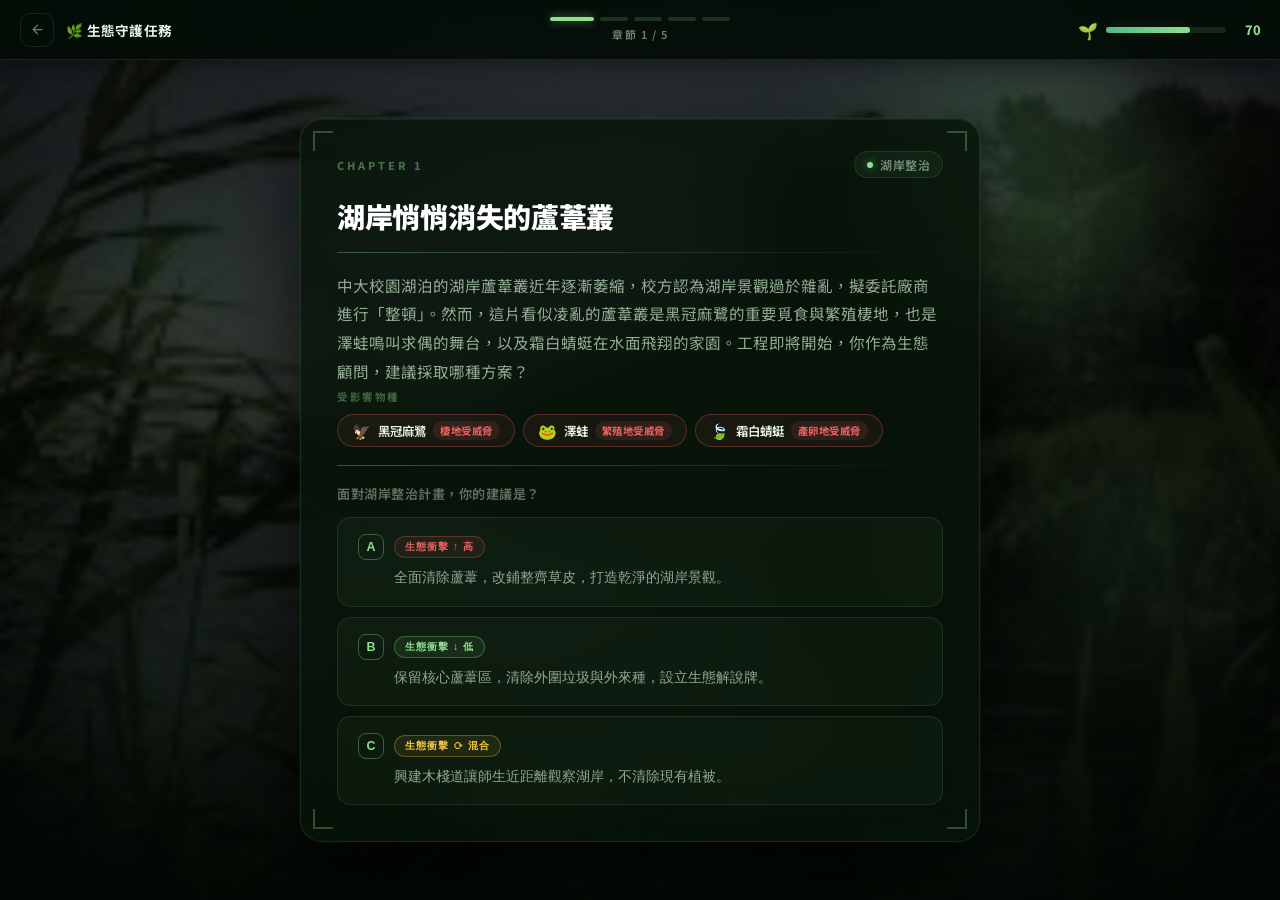
<file: pages/ecosystem-game.html>
<!DOCTYPE html>
<html lang="zh-TW">
<head>
    <meta charset="UTF-8">
    <meta name="viewport" content="width=device-width, initial-scale=1.0">
    <base href="../">
    <title>生態守護任務 — 國立中央大學</title>
    <meta name="description" content="做出影響校園生態的關鍵決定，成為真正的生態守護者。">

    <link rel="preconnect" href="https://fonts.googleapis.com">
    <link rel="preconnect" href="https://fonts.gstatic.com" crossorigin>
    <link href="https://fonts.googleapis.com/css2?family=Noto+Sans+TC:wght@400;500;600;700;800;900&display=swap" rel="stylesheet">

    <link rel="stylesheet" href="css/ecosystem-game.css">
</head>
<body>

    <!-- ═══════════════════════════════════════════
         TOP CHROME — fixed HUD bar
    ═══════════════════════════════════════════ -->
    <header class="gm-hud" role="banner" aria-label="任務進度">

        <!-- Left: back + title -->
        <div class="gm-hud__left">
            <a href="pages/ecosystem-guardian.html" class="gm-hud__back" aria-label="返回任務基地">
                <svg width="15" height="15" viewBox="0 0 24 24" fill="none"
                     stroke="currentColor" stroke-width="2"
                     stroke-linecap="round" stroke-linejoin="round">
                    <path d="M19 12H5M12 5l-7 7 7 7"/>
                </svg>
            </a>
            <span class="gm-hud__title">🌿 生態守護任務</span>
        </div>

        <!-- Center: chapter progress -->
        <div class="gm-hud__center" aria-label="章節進度">
            <div class="gm-chapter-track" role="list" aria-label="五個挑戰情境">
                <div class="gm-chapter-pip gm-chapter-pip--active" role="listitem" aria-label="第一章 進行中" data-chapter="1"></div>
                <div class="gm-chapter-pip" role="listitem" aria-label="第二章 未開始" data-chapter="2"></div>
                <div class="gm-chapter-pip" role="listitem" aria-label="第三章 未開始" data-chapter="3"></div>
                <div class="gm-chapter-pip" role="listitem" aria-label="第四章 未開始" data-chapter="4"></div>
                <div class="gm-chapter-pip" role="listitem" aria-label="第五章 未開始" data-chapter="5"></div>
            </div>
            <span class="gm-chapter-label" id="chapterLabel" aria-live="polite">章節 1 / 5</span>
        </div>

        <!-- Right: ecosystem health bar -->
        <div class="gm-hud__right" aria-label="生態健康值">
            <div class="gm-health" role="meter" aria-valuenow="70" aria-valuemin="0" aria-valuemax="100" aria-label="生態健康值 70%">
                <span class="gm-health__icon" aria-hidden="true">🌱</span>
                <div class="gm-health__track">
                    <div class="gm-health__fill" id="healthFill" style="width: 70%"></div>
                    <div class="gm-health__glow" id="healthGlow" style="width: 70%"></div>
                </div>
                <span class="gm-health__num" id="healthNum" aria-hidden="true">70</span>
            </div>
        </div>

    </header>


    <!-- ═══════════════════════════════════════════
         SCENE — fullscreen background
    ═══════════════════════════════════════════ -->
    <div class="gm-scene" id="gameScene" aria-hidden="true">
        <div class="gm-scene__bg" id="sceneBg">
            <img src="assets/images/ncu.jpg" alt="" id="sceneBgImg" fetchpriority="high">
        </div>
        <div class="gm-scene__overlay" id="sceneOverlay"></div>
        <div class="gm-scene__vignette"></div>
        <!-- Ambient floating particles -->
        <div class="gm-scene__particles" aria-hidden="true">
            <span></span><span></span><span></span>
            <span></span><span></span>
        </div>
    </div>


    <!-- ═══════════════════════════════════════════
         STORY CARD — centered event card
    ═══════════════════════════════════════════ -->
    <main class="gm-stage" id="gameStage" role="main">

        <article class="gm-card" id="storyCard" aria-live="polite" aria-atomic="true">

            <!-- Card inner wrapper (for flip/slide transitions) -->
            <div class="gm-card__inner" id="cardInner">

                <!-- ── Top bar: chapter tag + category ── -->
                <div class="gm-card__topbar">
                    <span class="gm-card__chapter-tag" id="cardChapterTag">CHAPTER 3</span>
                    <span class="gm-card__category" id="cardCategory">
                        <span class="gm-card__category-dot"></span>
                        蚊蟲管理
                    </span>
                </div>

                <!-- ── Event title ── -->
                <h1 class="gm-card__title" id="cardTitle">
                    雨季來臨，蚊蟲大量繁殖
                </h1>

                <!-- ── Divider ── -->
                <div class="gm-card__divider" aria-hidden="true"></div>

                <!-- ── Event description ── -->
                <p class="gm-card__desc" id="cardDesc">
                    連續豪雨後，中大校園積水區出現大量病媒蚊。學務處收到大量投訴，衛生單位施壓要求立即採取行動。
                    你有兩個選項：全面噴灑殺蟲劑，或採用生物防治並清除積水。
                    然而，殺蟲劑將波及正值繁殖季的霜白蜻蜓與仰賴昆蟲為食的黑冠麻鷺。
                </p>

                <!-- ── Affected species strip ── -->
                <div class="gm-card__species" id="cardSpecies" aria-label="受影響物種">
                    <span class="gm-card__species-label">受影響物種</span>
                    <div class="gm-card__species-list">
                        <div class="gm-species-chip gm-species-chip--threat" aria-label="霜白蜻蜓 受威脅">
                            <span class="gm-species-chip__icon" aria-hidden="true">🦟</span>
                            <span class="gm-species-chip__name">霜白蜻蜓</span>
                            <span class="gm-species-chip__status">受威脅</span>
                        </div>
                        <div class="gm-species-chip gm-species-chip--threat" aria-label="黑冠麻鷺 受威脅">
                            <span class="gm-species-chip__icon" aria-hidden="true">🦅</span>
                            <span class="gm-species-chip__name">黑冠麻鷺</span>
                            <span class="gm-species-chip__status">受威脅</span>
                        </div>
                        <div class="gm-species-chip gm-species-chip--safe" aria-label="澤蛙 間接受益">
                            <span class="gm-species-chip__icon" aria-hidden="true">🐸</span>
                            <span class="gm-species-chip__name">澤蛙</span>
                            <span class="gm-species-chip__status">間接受益</span>
                        </div>
                    </div>
                </div>

                <!-- ── Divider ── -->
                <div class="gm-card__divider" aria-hidden="true"></div>

                <!-- ── Decision prompt ── -->
                <p class="gm-card__prompt" id="cardPrompt">
                    身為生態顧問，你建議採取哪種措施？
                </p>

                <!-- ── Decision buttons ── -->
                <div class="gm-card__decisions" id="cardDecisions" role="group" aria-label="決策選項">

                    <button class="gm-decision gm-decision--A" data-choice="A" aria-label="選項 A：全面噴灑殺蟲劑">
                        <div class="gm-decision__header">
                            <span class="gm-decision__key" aria-hidden="true">A</span>
                            <span class="gm-decision__impact gm-decision__impact--neg" aria-label="生態衝擊 高">
                                生態衝擊 ↑ 高
                            </span>
                        </div>
                        <p class="gm-decision__text">全面噴灑殺蟲劑，立即消滅蚊蟲，優先保障師生健康。</p>
                        <div class="gm-decision__shine" aria-hidden="true"></div>
                    </button>

                    <button class="gm-decision gm-decision--B" data-choice="B" aria-label="選項 B：生物防治">
                        <div class="gm-decision__header">
                            <span class="gm-decision__key" aria-hidden="true">B</span>
                            <span class="gm-decision__impact gm-decision__impact--pos" aria-label="生態衝擊 低">
                                生態衝擊 ↓ 低
                            </span>
                        </div>
                        <p class="gm-decision__text">清除積水、投放孑孓天敵，輔以定點精準防治。</p>
                        <div class="gm-decision__shine" aria-hidden="true"></div>
                    </button>

                    <button class="gm-decision gm-decision--C" data-choice="C" aria-label="選項 C：申請專家評估">
                        <div class="gm-decision__header">
                            <span class="gm-decision__key" aria-hidden="true">C</span>
                            <span class="gm-decision__impact gm-decision__impact--neu" aria-label="生態衝擊 待評">
                                生態衝擊 ? 待評
                            </span>
                        </div>
                        <p class="gm-decision__text">申請生態專家評估，延後決策但取得更完整的科學依據。</p>
                        <div class="gm-decision__shine" aria-hidden="true"></div>
                    </button>

                </div>

            </div><!-- /.gm-card__inner -->

            <!-- Corner brackets (decorative) -->
            <div class="gm-card__corners" aria-hidden="true">
                <span class="gm-corner gm-corner--tl"></span>
                <span class="gm-corner gm-corner--tr"></span>
                <span class="gm-corner gm-corner--bl"></span>
                <span class="gm-corner gm-corner--br"></span>
            </div>

        </article><!-- /.gm-card -->


        <!-- ── Feedback overlay (shown after decision) ── -->
        <div class="gm-feedback" id="feedbackPanel" aria-live="assertive" aria-hidden="true" hidden>
            <div class="gm-feedback__inner">
                <div class="gm-feedback__icon" id="feedbackIcon" aria-hidden="true">🌿</div>
                <h2 class="gm-feedback__title" id="feedbackTitle">決策結果</h2>
                <p class="gm-feedback__subtitle">你的決定帶來了以下影響</p>
                <p class="gm-feedback__body" id="feedbackBody">
                    這是反饋內容的佔位文字。
                </p>
                <div class="gm-feedback__health-delta" id="feedbackDelta" aria-live="polite">
                    <span class="gm-delta-label">生態健康值變化</span>
                    <span class="gm-delta-value" id="deltaValue">−8</span>
                </div>
                <button class="gm-feedback__next" id="nextBtn" aria-label="繼續下一個挑戰">
                    <span>繼續任務</span>
                    <svg width="18" height="18" viewBox="0 0 24 24" fill="none"
                         stroke="currentColor" stroke-width="2"
                         stroke-linecap="round" stroke-linejoin="round">
                        <path d="M5 12h14M12 5l7 7-7 7"/>
                    </svg>
                </button>
            </div>
        </div>

    </main><!-- /.gm-stage -->


    <!-- ═══════════════════════════════════════════
         MISSION COMPLETE overlay (end screen)
    ═══════════════════════════════════════════ -->
    <div class="gm-end" id="endScreen" hidden aria-modal="true" role="dialog" aria-label="任務完成">
        <div class="gm-end__bg" aria-hidden="true">
            <img src="assets/images/ncu.jpg" alt="">
            <div class="gm-end__bg-tint"></div>
        </div>
        <div class="gm-end__content">
            <div class="gm-end__badge" aria-hidden="true">🌿</div>
            <h2 class="gm-end__title">任務結束</h2>
            <p class="gm-end__subtitle">MISSION COMPLETE</p>
            <div class="gm-end__score-ring" aria-label="最終生態健康值">
                <svg viewBox="0 0 120 120" aria-hidden="true">
                    <circle class="gm-ring__track" cx="60" cy="60" r="50"/>
                    <circle class="gm-ring__fill" cx="60" cy="60" r="50" id="ringFill"/>
                </svg>
                <span class="gm-end__score-num" id="endScoreNum">72</span>
                <span class="gm-end__score-label">生態健康值</span>
            </div>
            <p class="gm-end__verdict" id="endVerdict">你是稱職的生態顧問，在多數決策中兼顧了人與自然的需求。</p>
            <div class="gm-end__actions">
                <a  class="gm-end__btn gm-end__btn--primary" id="viewResultsBtn" href="pages/ecosystem-results.html">
                    查看守護成果
                </a>
                <button class="gm-end__btn gm-end__btn--ghost" id="restartBtn">再玩一次</button>
                <a class="gm-end__btn gm-end__btn--ghost" href="pages/ecosystem-guardian.html">返回基地</a>
            </div>
        </div>
    </div>

    <script src="js/ecosystem-game-data.js" defer></script>
    <script src="js/ecosystem-game.js" defer></script>
</body>
</html>
</file>
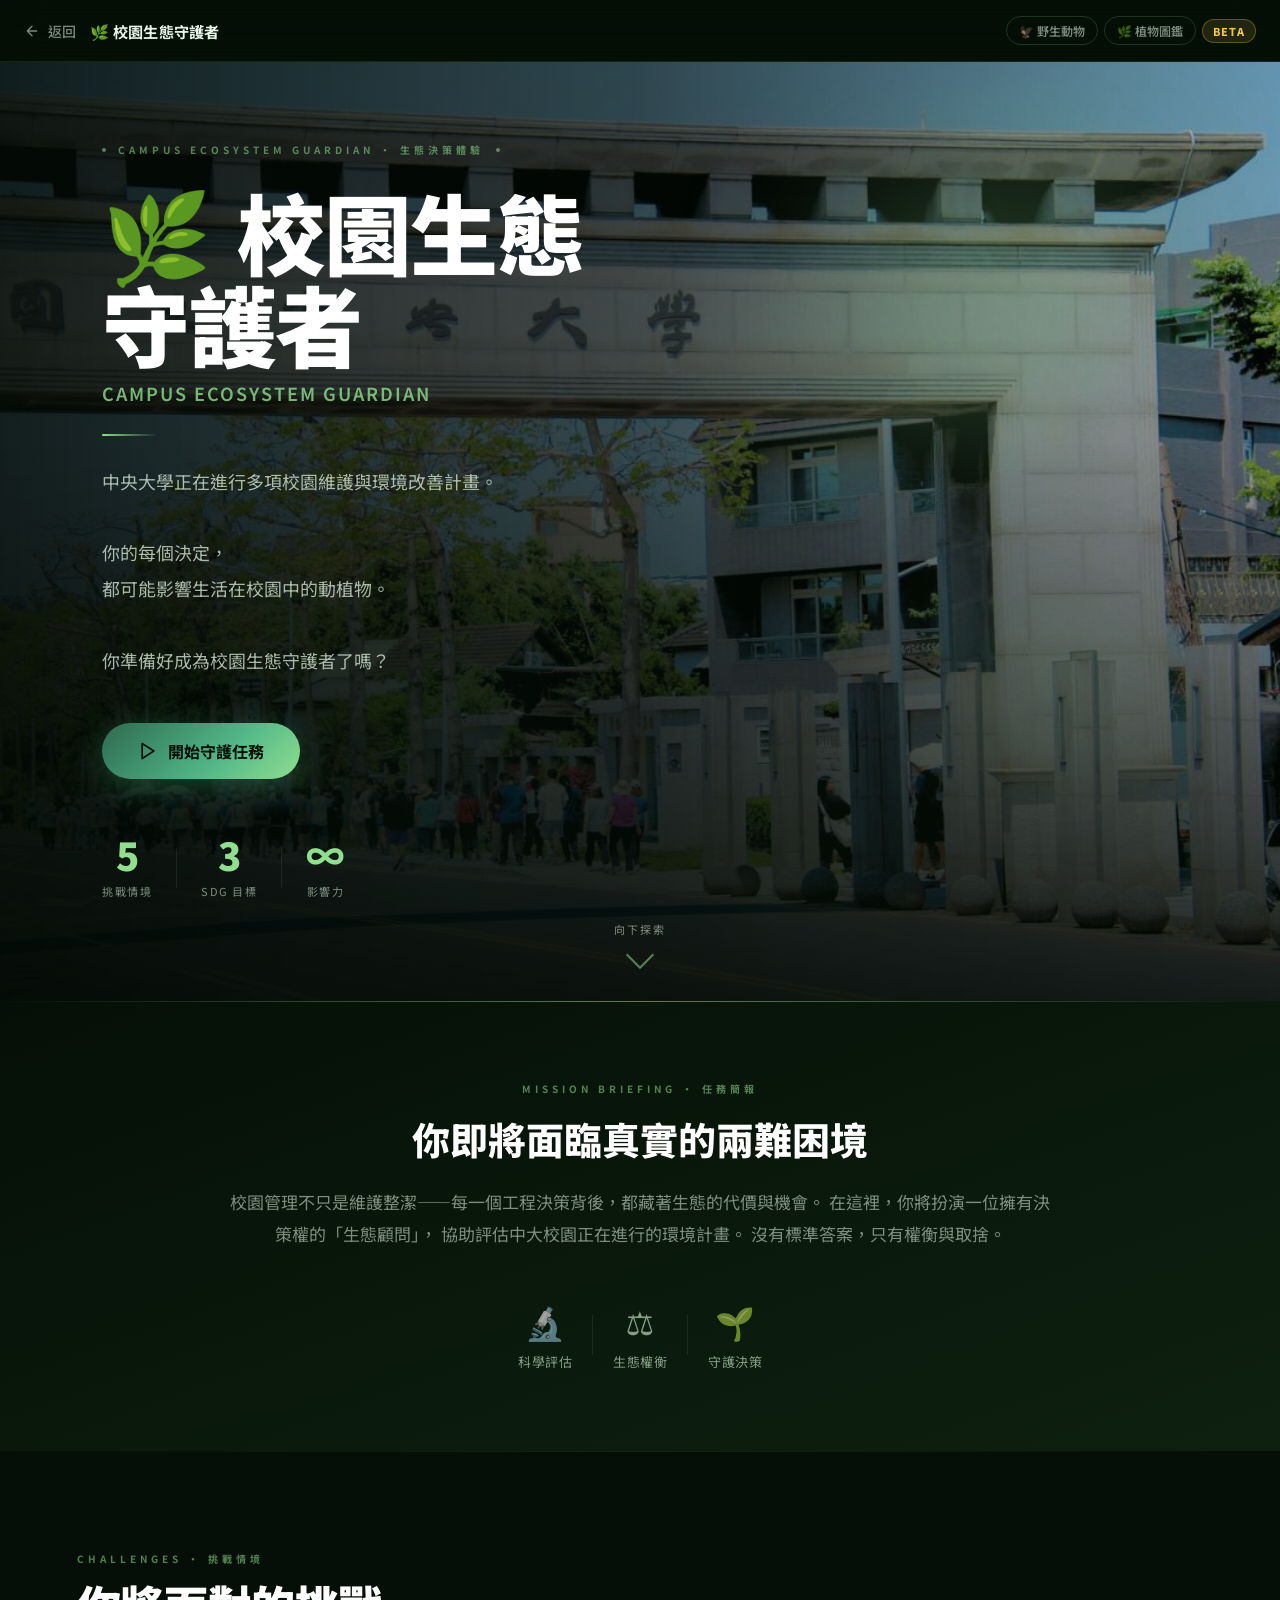
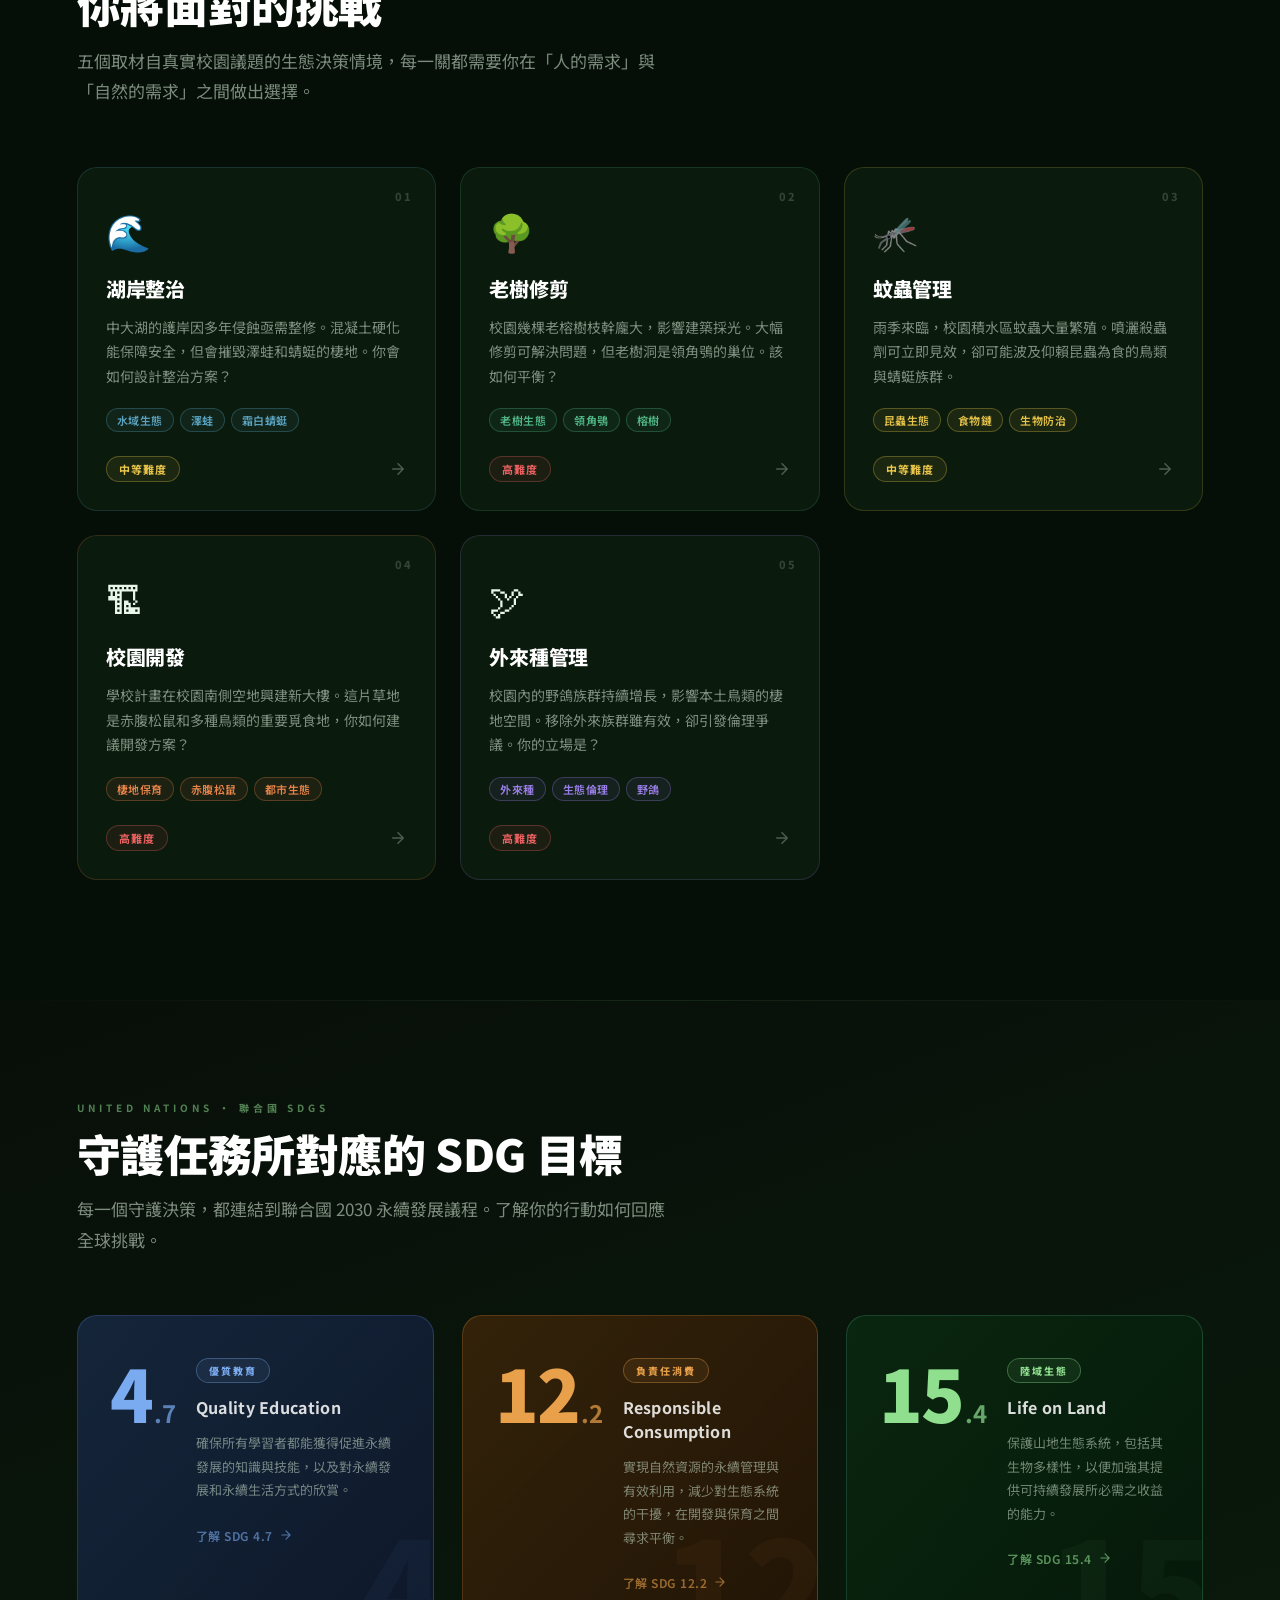
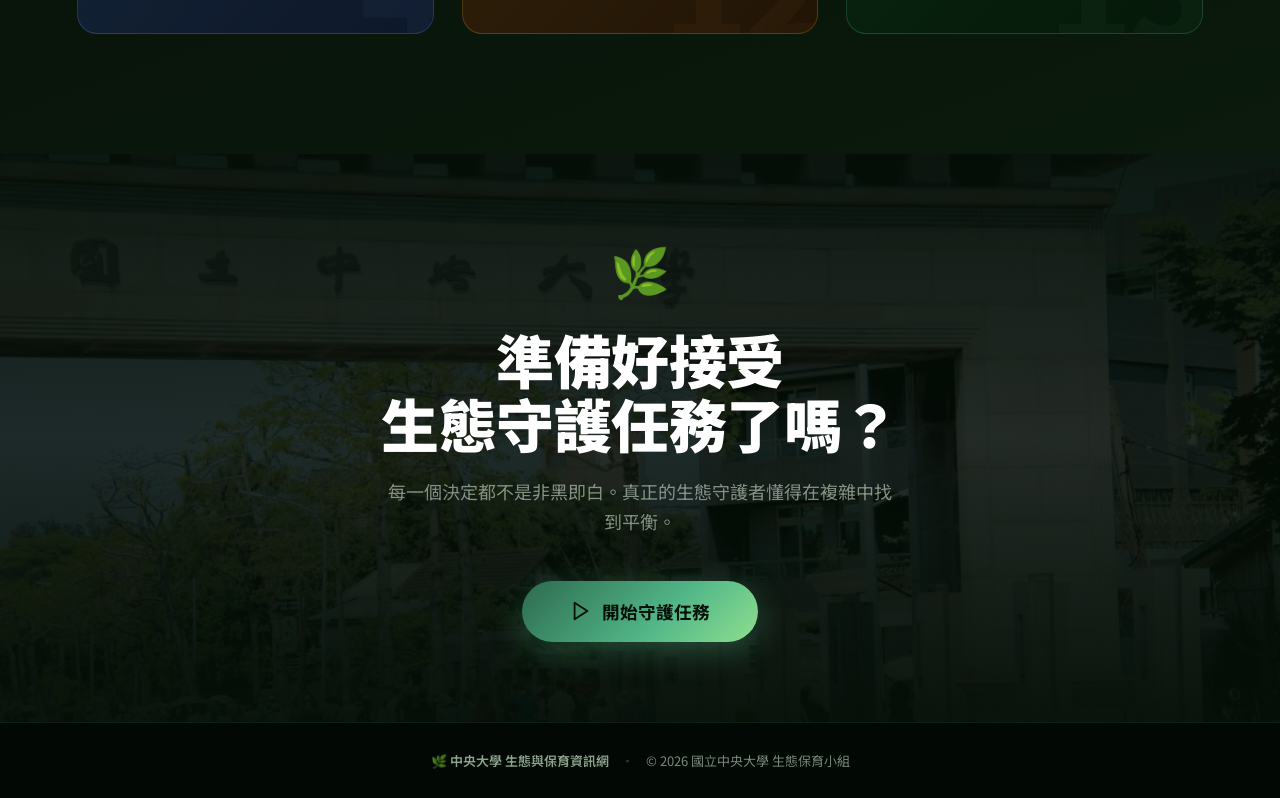
<file: pages/ecosystem-guardian.html>
<!DOCTYPE html>
<html lang="zh-TW">
<head>
    <meta charset="UTF-8">
    <meta name="viewport" content="width=device-width, initial-scale=1.0">
    <base href="../">
    <title>校園生態守護者 — 國立中央大學</title>
    <meta name="description" content="成為校園生態守護者，做出影響校園動植物的關鍵決定。">

    <!-- Fonts -->
    <link rel="preconnect" href="https://fonts.googleapis.com">
    <link rel="preconnect" href="https://fonts.gstatic.com" crossorigin>
    <link href="https://fonts.googleapis.com/css2?family=Noto+Sans+TC:wght@400;500;600;700;800;900&display=swap" rel="stylesheet">

    <!-- Styles -->
    <link rel="stylesheet" href="css/ecosystem-guardian.css">
</head>
<body>

    <!-- ===== Navigation ===== -->
    <nav class="eg-nav" role="navigation">
        <a href="index.html" class="eg-nav__back" aria-label="返回首頁">
            <svg width="16" height="16" viewBox="0 0 24 24" fill="none" stroke="currentColor" stroke-width="2" stroke-linecap="round" stroke-linejoin="round">
                <path d="M19 12H5M12 5l-7 7 7 7"/>
            </svg>
            返回
        </a>
        <span class="eg-nav__title">🌿 校園生態守護者</span>
        <div class="eg-nav__links">
            <a href="pages/animals.html" class="eg-nav__link" aria-label="前往野生動物圖鑑">🦅 野生動物</a>
            <a href="pages/plants.html"  class="eg-nav__link" aria-label="前往植物圖鑑">🌿 植物圖鑑</a>
            <span class="eg-nav__badge">BETA</span>
        </div>
    </nav>

    <!-- ===== HERO ===== -->
    <section class="eg-hero" aria-label="校園生態守護者">
        <!-- Background -->
        <div class="eg-hero__bg">
            <img src="assets/images/ncu.jpg" alt="國立中央大學校園" fetchpriority="high">
        </div>
        <div class="eg-hero__overlay"></div>
        <div class="eg-hero__particles" aria-hidden="true">
            <span></span><span></span><span></span>
            <span></span><span></span><span></span>
        </div>

        <!-- Content -->
        <div class="eg-hero__content">
            <div class="eg-hero__eyebrow-row">
                <span class="eg-hero__dot"></span>
                <span class="eg-hero__eyebrow">CAMPUS ECOSYSTEM GUARDIAN · 生態決策體驗</span>
                <span class="eg-hero__dot"></span>
            </div>

            <h1 class="eg-hero__title">
                <span class="eg-hero__title-icon">🌿</span>
                校園生態<br>守護者
            </h1>
            <p class="eg-hero__subtitle">Campus Ecosystem Guardian</p>

            <div class="eg-hero__divider" aria-hidden="true"></div>

            <p class="eg-hero__desc">
                中央大學正在進行多項校園維護與環境改善計畫。<br>
                <br>
                你的每個決定，<br>
                都可能影響生活在校園中的動植物。<br>
                <br>
                你準備好成為校園生態守護者了嗎？
            </p>

            <div class="eg-hero__actions">
                <a href="pages/ecosystem-game.html" class="eg-btn eg-btn--primary">
                    <span class="eg-btn__inner">
                        <svg width="20" height="20" viewBox="0 0 24 24" fill="none" stroke="currentColor" stroke-width="2" stroke-linecap="round" stroke-linejoin="round"><polygon points="5,3 19,12 5,21"/></svg>
                        開始守護任務
                    </span>
                    <span class="eg-btn__pulse"></span>
                </a>
            </div>

            <div class="eg-hero__stats" aria-label="任務資訊">
                <div class="eg-hero__stat">
                    <span class="eg-hero__stat-num">5</span>
                    <span class="eg-hero__stat-label">挑戰情境</span>
                </div>
                <div class="eg-hero__stat-sep"></div>
                <div class="eg-hero__stat">
                    <span class="eg-hero__stat-num">3</span>
                    <span class="eg-hero__stat-label">SDG 目標</span>
                </div>
                <div class="eg-hero__stat-sep"></div>
                <div class="eg-hero__stat">
                    <span class="eg-hero__stat-num">∞</span>
                    <span class="eg-hero__stat-label">影響力</span>
                </div>
            </div>
        </div>

        <!-- Scroll hint -->
        <div class="eg-hero__scroll" aria-hidden="true">
            <span>向下探索</span>
            <div class="eg-scroll-arrow"></div>
        </div>
    </section>

    <!-- ===== STORY INTRO ===== -->
    <section class="eg-story">
        <div class="eg-story__inner">
            <div class="eg-story__label">MISSION BRIEFING · 任務簡報</div>
            <h2 class="eg-story__title">你即將面臨真實的兩難困境</h2>
            <p class="eg-story__body">
                校園管理不只是維護整潔——每一個工程決策背後，都藏著生態的代價與機會。
                在這裡，你將扮演一位擁有決策權的「生態顧問」，
                協助評估中大校園正在進行的環境計畫。
                沒有標準答案，只有權衡與取捨。
            </p>
            <div class="eg-story__icons" aria-hidden="true">
                <div class="eg-story__icon-item">
                    <span>🔬</span>
                    <span>科學評估</span>
                </div>
                <div class="eg-story__icon-sep"></div>
                <div class="eg-story__icon-item">
                    <span>⚖️</span>
                    <span>生態權衡</span>
                </div>
                <div class="eg-story__icon-sep"></div>
                <div class="eg-story__icon-item">
                    <span>🌱</span>
                    <span>守護決策</span>
                </div>
            </div>
        </div>
    </section>

    <!-- ===== CHALLENGES ===== -->
    <section class="eg-challenges" id="challenges" aria-label="你將面對的挑戰">
        <div class="eg-challenges__inner">
            <div class="eg-section-label">CHALLENGES · 挑戰情境</div>
            <h2 class="eg-section-title">你將面對的挑戰</h2>
            <p class="eg-section-desc">五個取材自真實校園議題的生態決策情境，每一關都需要你在「人的需求」與「自然的需求」之間做出選擇。</p>

            <div class="eg-cards" role="list">

                <!-- Card 1 -->
                <article class="eg-card eg-card--water" role="listitem" data-index="01" tabindex="0" style="cursor:pointer"
                         onclick="location.href='pages/ecosystem-game.html'"
                         onkeydown="if(event.key==='Enter'||event.key===' '){event.preventDefault();location.href='pages/ecosystem-game.html';}">
                    <div class="eg-card__num">01</div>
                    <div class="eg-card__icon" aria-hidden="true">🌊</div>
                    <h3 class="eg-card__title">湖岸整治</h3>
                    <p class="eg-card__desc">中大湖的護岸因多年侵蝕亟需整修。混凝土硬化能保障安全，但會摧毀澤蛙和蜻蜓的棲地。你會如何設計整治方案？</p>
                    <div class="eg-card__tags">
                        <span class="eg-tag eg-tag--blue">水域生態</span>
                        <span class="eg-tag eg-tag--blue">澤蛙</span>
                        <span class="eg-tag eg-tag--blue">霜白蜻蜓</span>
                    </div>
                    <div class="eg-card__footer">
                        <span class="eg-card__level eg-card__level--med">中等難度</span>
                        <svg class="eg-card__arrow" width="18" height="18" viewBox="0 0 24 24" fill="none" stroke="currentColor" stroke-width="2" stroke-linecap="round" stroke-linejoin="round"><path d="M5 12h14M12 5l7 7-7 7"/></svg>
                    </div>
                    <div class="eg-card__glow"></div>
                </article>

                <!-- Card 2 -->
                <article class="eg-card eg-card--tree" role="listitem" data-index="02" tabindex="0" style="cursor:pointer"
                         onclick="location.href='pages/ecosystem-game.html'"
                         onkeydown="if(event.key==='Enter'||event.key===' '){event.preventDefault();location.href='pages/ecosystem-game.html';}">
                    <div class="eg-card__num">02</div>
                    <div class="eg-card__icon" aria-hidden="true">🌳</div>
                    <h3 class="eg-card__title">老樹修剪</h3>
                    <p class="eg-card__desc">校園幾棵老榕樹枝幹龐大，影響建築採光。大幅修剪可解決問題，但老樹洞是領角鴞的巢位。該如何平衡？</p>
                    <div class="eg-card__tags">
                        <span class="eg-tag eg-tag--green">老樹生態</span>
                        <span class="eg-tag eg-tag--green">領角鴞</span>
                        <span class="eg-tag eg-tag--green">榕樹</span>
                    </div>
                    <div class="eg-card__footer">
                        <span class="eg-card__level eg-card__level--hard">高難度</span>
                        <svg class="eg-card__arrow" width="18" height="18" viewBox="0 0 24 24" fill="none" stroke="currentColor" stroke-width="2" stroke-linecap="round" stroke-linejoin="round"><path d="M5 12h14M12 5l7 7-7 7"/></svg>
                    </div>
                    <div class="eg-card__glow"></div>
                </article>

                <!-- Card 3 -->
                <article class="eg-card eg-card--mosquito" role="listitem" data-index="03" tabindex="0" style="cursor:pointer"
                         onclick="location.href='pages/ecosystem-game.html'"
                         onkeydown="if(event.key==='Enter'||event.key===' '){event.preventDefault();location.href='pages/ecosystem-game.html';}">
                    <div class="eg-card__num">03</div>
                    <div class="eg-card__icon" aria-hidden="true">🦟</div>
                    <h3 class="eg-card__title">蚊蟲管理</h3>
                    <p class="eg-card__desc">雨季來臨，校園積水區蚊蟲大量繁殖。噴灑殺蟲劑可立即見效，卻可能波及仰賴昆蟲為食的鳥類與蜻蜓族群。</p>
                    <div class="eg-card__tags">
                        <span class="eg-tag eg-tag--yellow">昆蟲生態</span>
                        <span class="eg-tag eg-tag--yellow">食物鏈</span>
                        <span class="eg-tag eg-tag--yellow">生物防治</span>
                    </div>
                    <div class="eg-card__footer">
                        <span class="eg-card__level eg-card__level--med">中等難度</span>
                        <svg class="eg-card__arrow" width="18" height="18" viewBox="0 0 24 24" fill="none" stroke="currentColor" stroke-width="2" stroke-linecap="round" stroke-linejoin="round"><path d="M5 12h14M12 5l7 7-7 7"/></svg>
                    </div>
                    <div class="eg-card__glow"></div>
                </article>

                <!-- Card 4 -->
                <article class="eg-card eg-card--develop" role="listitem" data-index="04" tabindex="0" style="cursor:pointer"
                         onclick="location.href='pages/ecosystem-game.html'"
                         onkeydown="if(event.key==='Enter'||event.key===' '){event.preventDefault();location.href='pages/ecosystem-game.html';}">
                    <div class="eg-card__num">04</div>
                    <div class="eg-card__icon" aria-hidden="true">🏗</div>
                    <h3 class="eg-card__title">校園開發</h3>
                    <p class="eg-card__desc">學校計畫在校園南側空地興建新大樓。這片草地是赤腹松鼠和多種鳥類的重要覓食地，你如何建議開發方案？</p>
                    <div class="eg-card__tags">
                        <span class="eg-tag eg-tag--orange">棲地保育</span>
                        <span class="eg-tag eg-tag--orange">赤腹松鼠</span>
                        <span class="eg-tag eg-tag--orange">都市生態</span>
                    </div>
                    <div class="eg-card__footer">
                        <span class="eg-card__level eg-card__level--hard">高難度</span>
                        <svg class="eg-card__arrow" width="18" height="18" viewBox="0 0 24 24" fill="none" stroke="currentColor" stroke-width="2" stroke-linecap="round" stroke-linejoin="round"><path d="M5 12h14M12 5l7 7-7 7"/></svg>
                    </div>
                    <div class="eg-card__glow"></div>
                </article>

                <!-- Card 5 -->
                <article class="eg-card eg-card--invasive" role="listitem" data-index="05" tabindex="0" style="cursor:pointer"
                         onclick="location.href='pages/ecosystem-game.html'"
                         onkeydown="if(event.key==='Enter'||event.key===' '){event.preventDefault();location.href='pages/ecosystem-game.html';}">
                    <div class="eg-card__num">05</div>
                    <div class="eg-card__icon" aria-hidden="true">🕊</div>
                    <h3 class="eg-card__title">外來種管理</h3>
                    <p class="eg-card__desc">校園內的野鴿族群持續增長，影響本土鳥類的棲地空間。移除外來族群雖有效，卻引發倫理爭議。你的立場是？</p>
                    <div class="eg-card__tags">
                        <span class="eg-tag eg-tag--purple">外來種</span>
                        <span class="eg-tag eg-tag--purple">生態倫理</span>
                        <span class="eg-tag eg-tag--purple">野鴿</span>
                    </div>
                    <div class="eg-card__footer">
                        <span class="eg-card__level eg-card__level--hard">高難度</span>
                        <svg class="eg-card__arrow" width="18" height="18" viewBox="0 0 24 24" fill="none" stroke="currentColor" stroke-width="2" stroke-linecap="round" stroke-linejoin="round"><path d="M5 12h14M12 5l7 7-7 7"/></svg>
                    </div>
                    <div class="eg-card__glow"></div>
                </article>

            </div>
        </div>
    </section>

    <!-- ===== SDG SECTION ===== -->
    <section class="eg-sdg" aria-label="聯合國永續發展目標">
        <div class="eg-sdg__inner">
            <div class="eg-section-label">UNITED NATIONS · 聯合國 SDGs</div>
            <h2 class="eg-section-title">守護任務所對應的 SDG 目標</h2>
            <p class="eg-section-desc">每一個守護決策，都連結到聯合國 2030 永續發展議程。了解你的行動如何回應全球挑戰。</p>

            <div class="eg-sdg__grid">

                <!-- SDG 4.7 -->
                <div class="eg-sdg-card eg-sdg-card--4" role="article">
                    <div class="eg-sdg-card__num-wrap">
                        <span class="eg-sdg-card__num">4</span>
                        <span class="eg-sdg-card__sub">.7</span>
                    </div>
                    <div class="eg-sdg-card__content">
                        <div class="eg-sdg-card__badge">優質教育</div>
                        <h3 class="eg-sdg-card__title">Quality Education</h3>
                        <p class="eg-sdg-card__desc">
                            確保所有學習者都能獲得促進永續發展的知識與技能，以及對永續發展和永續生活方式的欣賞。
                        </p>
                        <a class="eg-sdg-card__link" href="https://sdgs.un.org/goals/goal4" target="_blank" rel="noopener noreferrer" aria-label="了解 SDG 4.7 優質教育（新視窗開啟）">
                            <span class="eg-sdg-card__link-text">了解 SDG 4.7</span>
                            <svg width="14" height="14" viewBox="0 0 24 24" fill="none" stroke="currentColor" stroke-width="2" stroke-linecap="round" stroke-linejoin="round"><path d="M5 12h14M12 5l7 7-7 7"/></svg>
                        </a>
                    </div>
                    <div class="eg-sdg-card__decoration" aria-hidden="true">4</div>
                </div>

                <!-- SDG 12.2 -->
                <div class="eg-sdg-card eg-sdg-card--12" role="article">
                    <div class="eg-sdg-card__num-wrap">
                        <span class="eg-sdg-card__num">12</span>
                        <span class="eg-sdg-card__sub">.2</span>
                    </div>
                    <div class="eg-sdg-card__content">
                        <div class="eg-sdg-card__badge">負責任消費</div>
                        <h3 class="eg-sdg-card__title">Responsible Consumption</h3>
                        <p class="eg-sdg-card__desc">
                            實現自然資源的永續管理與有效利用，減少對生態系統的干擾，在開發與保育之間尋求平衡。
                        </p>
                        <a class="eg-sdg-card__link" href="https://sdgs.un.org/goals/goal12" target="_blank" rel="noopener noreferrer" aria-label="了解 SDG 12.2 負責任消費（新視窗開啟）">
                            <span class="eg-sdg-card__link-text">了解 SDG 12.2</span>
                            <svg width="14" height="14" viewBox="0 0 24 24" fill="none" stroke="currentColor" stroke-width="2" stroke-linecap="round" stroke-linejoin="round"><path d="M5 12h14M12 5l7 7-7 7"/></svg>
                        </a>
                    </div>
                    <div class="eg-sdg-card__decoration" aria-hidden="true">12</div>
                </div>

                <!-- SDG 15.4 -->
                <div class="eg-sdg-card eg-sdg-card--15" role="article">
                    <div class="eg-sdg-card__num-wrap">
                        <span class="eg-sdg-card__num">15</span>
                        <span class="eg-sdg-card__sub">.4</span>
                    </div>
                    <div class="eg-sdg-card__content">
                        <div class="eg-sdg-card__badge">陸域生態</div>
                        <h3 class="eg-sdg-card__title">Life on Land</h3>
                        <p class="eg-sdg-card__desc">
                            保護山地生態系統，包括其生物多樣性，以便加強其提供可持續發展所必需之收益的能力。
                        </p>
                        <a class="eg-sdg-card__link" href="https://sdgs.un.org/goals/goal15" target="_blank" rel="noopener noreferrer" aria-label="了解 SDG 15.4 陸域生態（新視窗開啟）">
                            <span class="eg-sdg-card__link-text">了解 SDG 15.4</span>
                            <svg width="14" height="14" viewBox="0 0 24 24" fill="none" stroke="currentColor" stroke-width="2" stroke-linecap="round" stroke-linejoin="round"><path d="M5 12h14M12 5l7 7-7 7"/></svg>
                        </a>
                    </div>
                    <div class="eg-sdg-card__decoration" aria-hidden="true">15</div>
                </div>

            </div>
        </div>
    </section>

    <!-- ===== FINAL CTA ===== -->
    <section class="eg-cta">
        <div class="eg-cta__bg">
            <img src="assets/images/ncu.jpg" alt="" aria-hidden="true" loading="lazy">
            <div class="eg-cta__bg-overlay"></div>
        </div>
        <div class="eg-cta__content">
            <div class="eg-cta__leaf" aria-hidden="true">🌿</div>
            <h2 class="eg-cta__title">準備好接受<br>生態守護任務了嗎？</h2>
            <p class="eg-cta__desc">每一個決定都不是非黑即白。真正的生態守護者懂得在複雜中找到平衡。</p>
            <a href="pages/ecosystem-game.html" class="eg-btn eg-btn--primary eg-btn--lg">
                <span class="eg-btn__inner">
                    <svg width="22" height="22" viewBox="0 0 24 24" fill="none" stroke="currentColor" stroke-width="2" stroke-linecap="round" stroke-linejoin="round"><polygon points="5,3 19,12 5,21"/></svg>
                    開始守護任務
                </span>
                <span class="eg-btn__pulse"></span>
            </a>
        </div>
    </section>

    <!-- ===== Footer ===== -->
    <footer class="eg-footer">
        <div class="eg-footer__inner">
            <span class="eg-footer__brand">🌿 中央大學 生態與保育資訊網</span>
            <span class="eg-footer__sep">·</span>
            <span class="eg-footer__copy">&copy; 2026 國立中央大學 生態保育小組</span>
        </div>
    </footer>

    <!-- Script -->
    <script src="js/ecosystem-guardian.js" defer></script>
</body>
</html>
</file>
